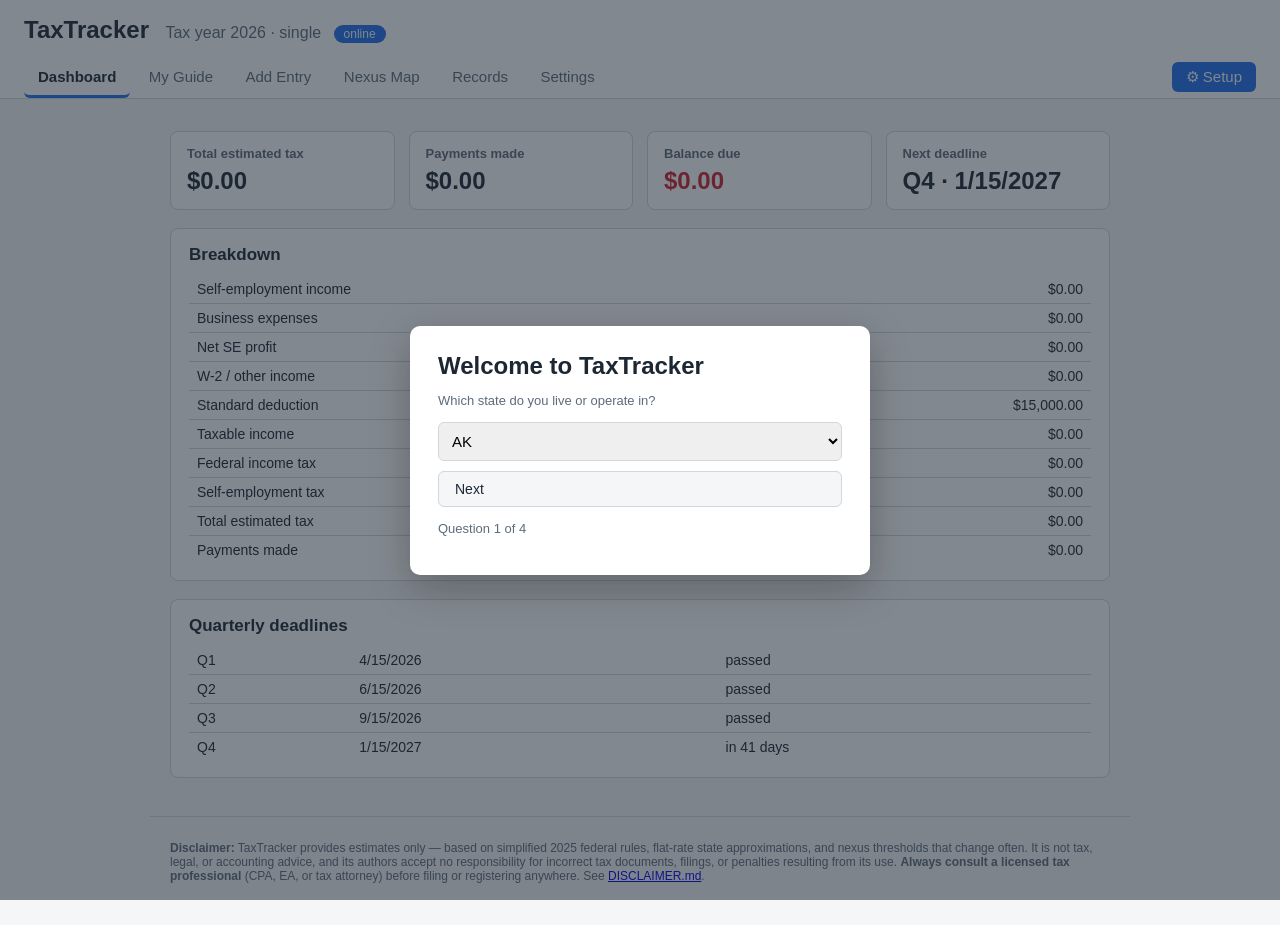
<file: index.html>
<!DOCTYPE html>
<html lang="en">
<head>
<meta charset="UTF-8">
<meta http-equiv="refresh" content="0; url=./docs/">
<title>TaxTracker</title>
<script>window.location.replace("./docs/");</script>
</head>
<body>
<p>Opening TaxTracker… if nothing happens, <a href="./docs/">click here</a>.</p>
</body>
</html>
</file>
<file: docs/style.css>
:root {
  --bg: #f4f6f8; --panel: #ffffff; --ink: #1c2733; --muted: #5d6b7a;
  --accent: #1f6feb; --ok: #2da44e; --warn: #d4a72c; --hit: #cf222e;
  --notax: #8c959f; --none: #d8dee4; --border: #d0d7de;
}
* { box-sizing: border-box; }
body {
  margin: 0; font-family: -apple-system, "Segoe UI", Roboto, Helvetica, Arial, sans-serif;
  background: var(--bg); color: var(--ink);
}
header {
  background: var(--panel); border-bottom: 1px solid var(--border);
  padding: 16px 24px 0;
}
header h1 { margin: 0 0 4px; font-size: 24px; display: inline-block; }
.header-meta { display: inline-block; margin-left: 12px; color: var(--muted); }
#mode-badge {
  background: var(--accent); color: #fff; border-radius: 12px;
  padding: 2px 10px; font-size: 12px; margin-left: 8px;
}
nav { margin-top: 10px; }
nav button {
  background: none; border: none; border-bottom: 3px solid transparent;
  padding: 10px 14px; font-size: 15px; cursor: pointer; color: var(--muted);
}
nav button.active { color: var(--ink); border-bottom-color: var(--accent); font-weight: 600; }

main { max-width: 980px; margin: 0 auto; padding: 20px; }
.tab { display: none; }
.tab.active { display: block; }

#alerts { max-width: 980px; margin: 12px auto 0; padding: 0 20px; }
.alert {
  border-left: 5px solid var(--warn); background: #fff8e5;
  padding: 10px 14px; margin-bottom: 8px; border-radius: 4px; font-size: 14px;
}
.alert.reached { border-left-color: var(--hit); background: #ffe9ea; }

.cards { display: grid; grid-template-columns: repeat(auto-fit, minmax(190px, 1fr)); gap: 14px; margin-bottom: 18px; }
.card {
  background: var(--panel); border: 1px solid var(--border); border-radius: 8px;
  padding: 14px 16px;
}
.card h3 { margin: 0; font-size: 13px; color: var(--muted); font-weight: 600; }
.card p { margin: 6px 0 0; font-size: 24px; font-weight: 700; }
#d-balance-card.due p { color: var(--hit); }
#d-balance-card.over p { color: var(--ok); }

.panel {
  background: var(--panel); border: 1px solid var(--border); border-radius: 8px;
  padding: 16px 18px; margin-bottom: 18px;
}
.panel h2 { margin: 0 0 10px; font-size: 17px; }
.hint { color: var(--muted); font-size: 13px; }

table { width: 100%; border-collapse: collapse; font-size: 14px; }
td, th { text-align: left; padding: 6px 8px; border-bottom: 1px solid var(--border); }
td.num, th.num { text-align: right; font-variant-numeric: tabular-nums; }
tr:last-child td { border-bottom: none; }

.forms { display: grid; grid-template-columns: repeat(auto-fit, minmax(280px, 1fr)); gap: 16px; }
form label { display: block; margin-bottom: 10px; font-size: 13px; color: var(--muted); }
form input, form select {
  display: block; width: 100%; margin-top: 4px; padding: 8px;
  border: 1px solid var(--border); border-radius: 6px; font-size: 14px;
}
button, .filebtn {
  background: var(--accent); color: #fff; border: none; border-radius: 6px;
  padding: 9px 16px; font-size: 14px; cursor: pointer; display: inline-block;
}
button.danger { background: var(--hit); }
.filebtn input { display: none; }
button.del { background: none; color: var(--hit); padding: 2px 6px; font-size: 13px; }

.legend { display: flex; flex-wrap: wrap; gap: 14px; font-size: 13px; margin: 10px 0; color: var(--muted); }
.sw { display: inline-block; width: 14px; height: 14px; border-radius: 3px; margin-right: 5px; vertical-align: -2px; }
.sw-none { background: var(--none); } .sw-ok { background: var(--ok); }
.sw-warn { background: var(--warn); } .sw-hit { background: var(--hit); }
.sw-notax { background: var(--notax); }

#usmap {
  display: grid; grid-template-columns: repeat(12, 1fr); gap: 4px;
  max-width: 760px; margin: 14px 0;
}
.stile {
  aspect-ratio: 1; display: flex; align-items: center; justify-content: center;
  border-radius: 5px; font-size: 12px; font-weight: 700; cursor: pointer;
  color: #fff; background: var(--none); border: none; padding: 0;
}
.stile.none { color: var(--ink); }
.stile.ok { background: var(--ok); } .stile.warn { background: var(--warn); }
.stile.hit { background: var(--hit); } .stile.notax { background: var(--notax); }
.stile.selected { outline: 3px solid var(--accent); }
.hidden { display: none; }

.setup-btn { float: right; margin-top: 4px; background: var(--accent); color: #fff;
  border-radius: 6px; padding: 6px 14px !important; border-bottom: none !important; }
.modal {
  position: fixed; inset: 0; background: rgba(28, 39, 51, .55);
  display: flex; align-items: center; justify-content: center; z-index: 50;
}
.modal.hidden { display: none; }
.modal-box {
  background: var(--panel); border-radius: 10px; padding: 26px 28px;
  max-width: 460px; width: 92%; box-shadow: 0 12px 40px rgba(0,0,0,.25);
}
.modal-box h2 { margin: 0 0 6px; }
#wiz-options { margin: 14px 0; }
#wiz-options button {
  display: block; width: 100%; text-align: left; margin-bottom: 8px;
  background: var(--bg); color: var(--ink); border: 1px solid var(--border);
}
#wiz-options button:hover { border-color: var(--accent); }
#wiz-options select, #wiz-options input { width: 100%; padding: 9px; font-size: 15px;
  border: 1px solid var(--border); border-radius: 6px; margin-bottom: 10px; }
.guide-section h2 { font-size: 16px; }
.guide-section li { margin-bottom: 6px; font-size: 14px; line-height: 1.5; }

footer {
  max-width: 980px; margin: 0 auto; padding: 12px 20px 30px;
  font-size: 12px; color: var(--muted); border-top: 1px solid var(--border);
}
</file>
